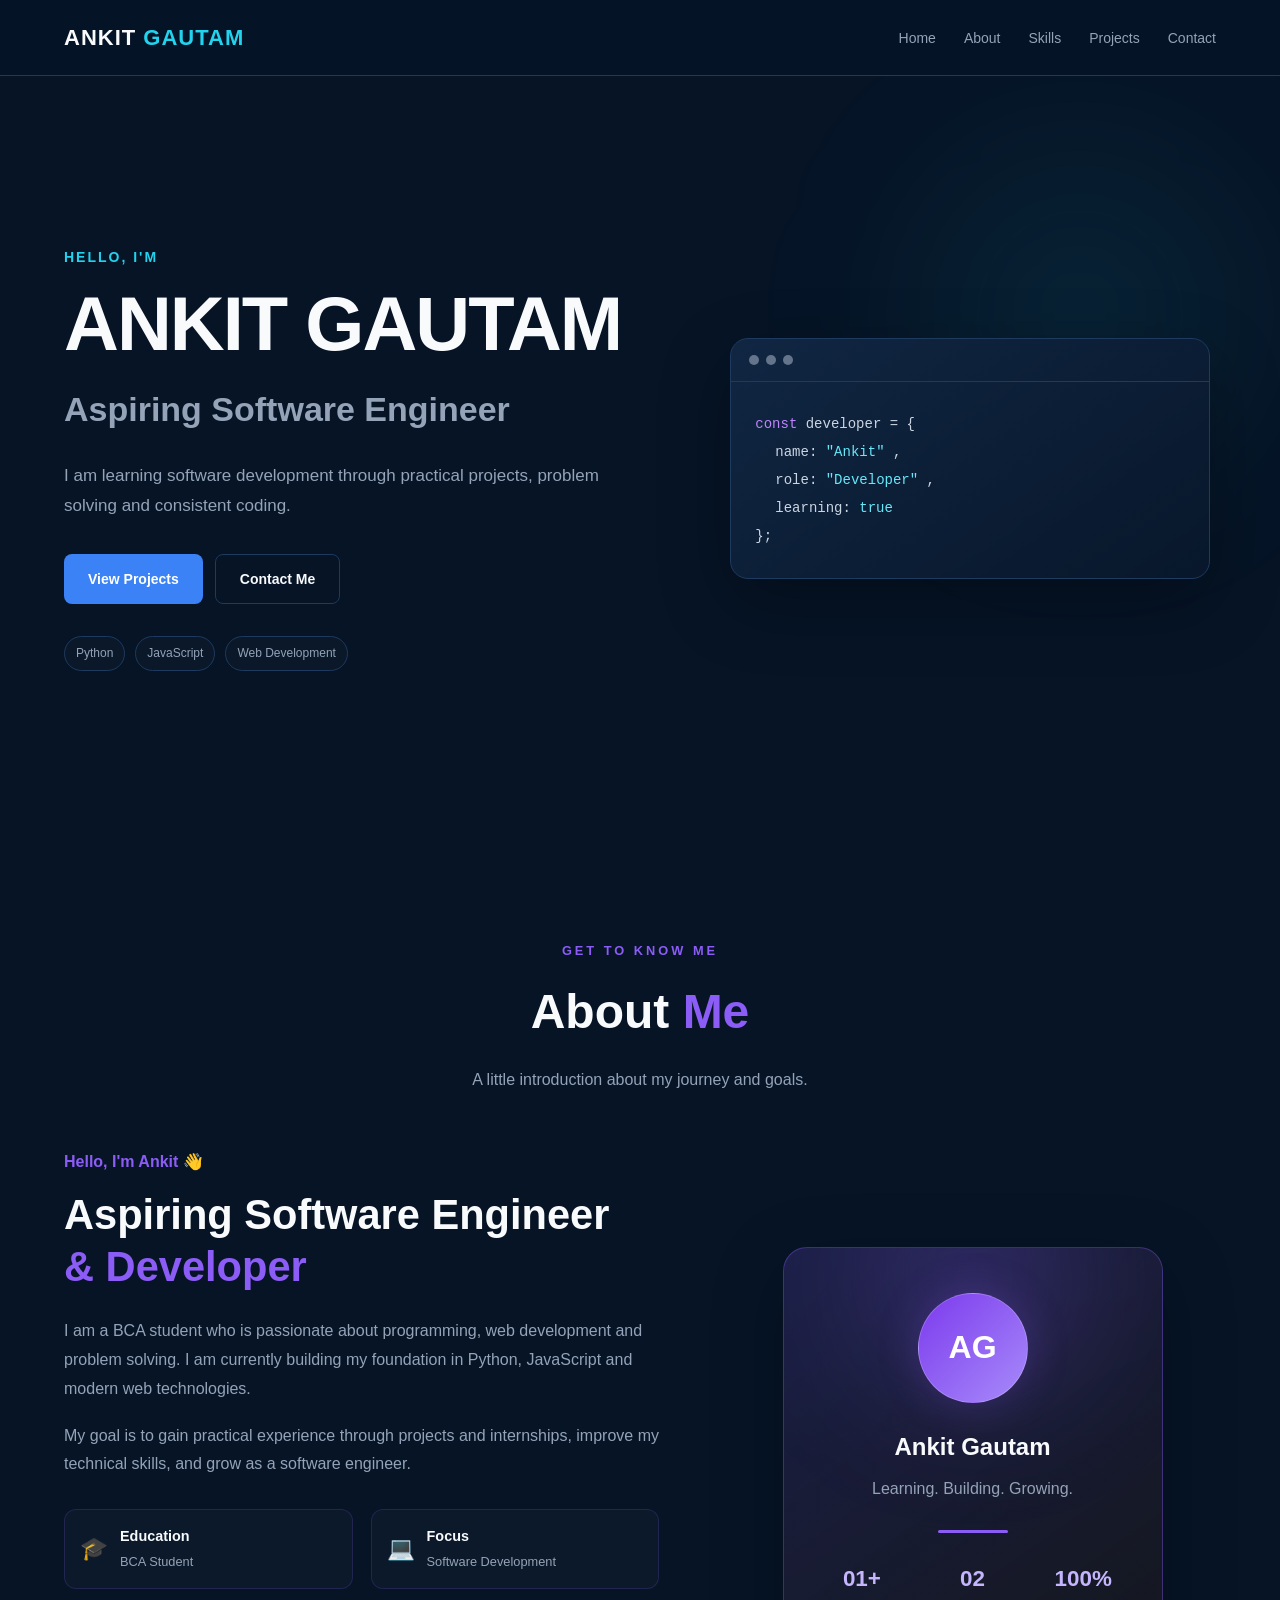
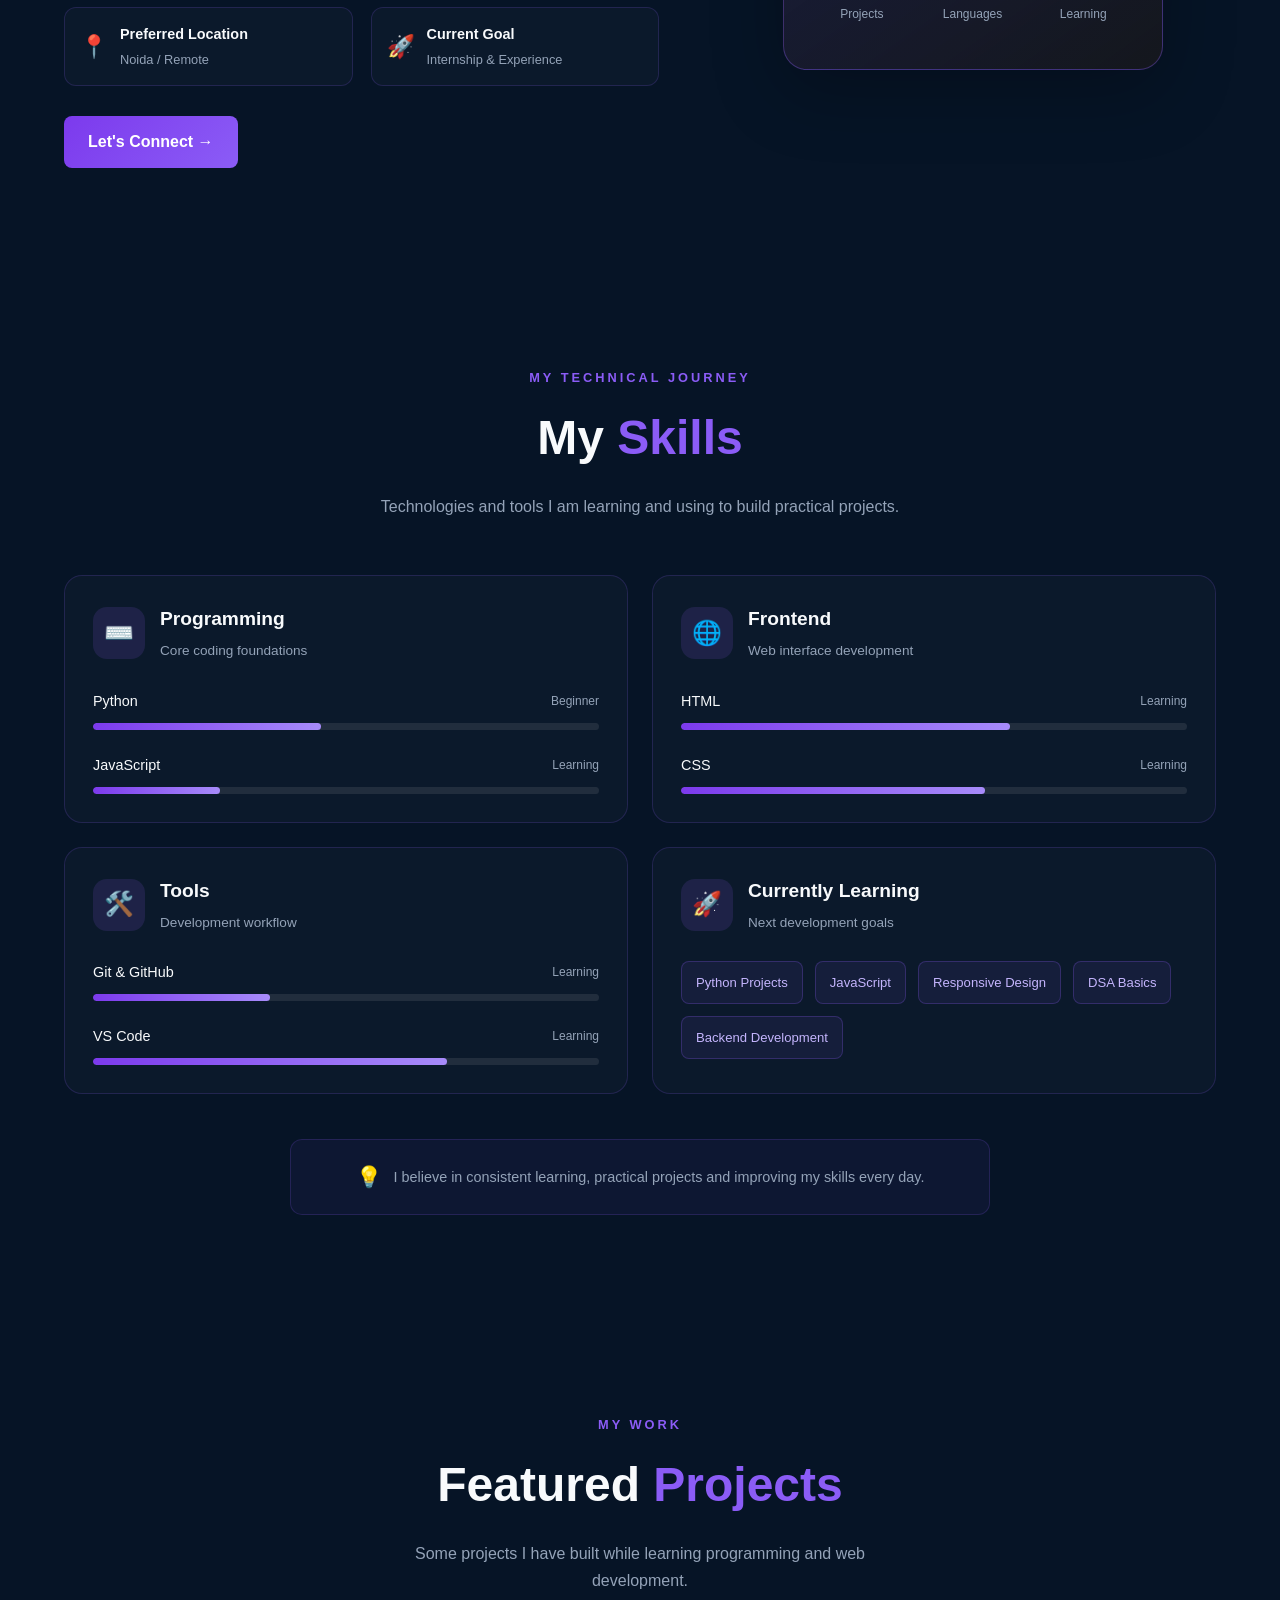
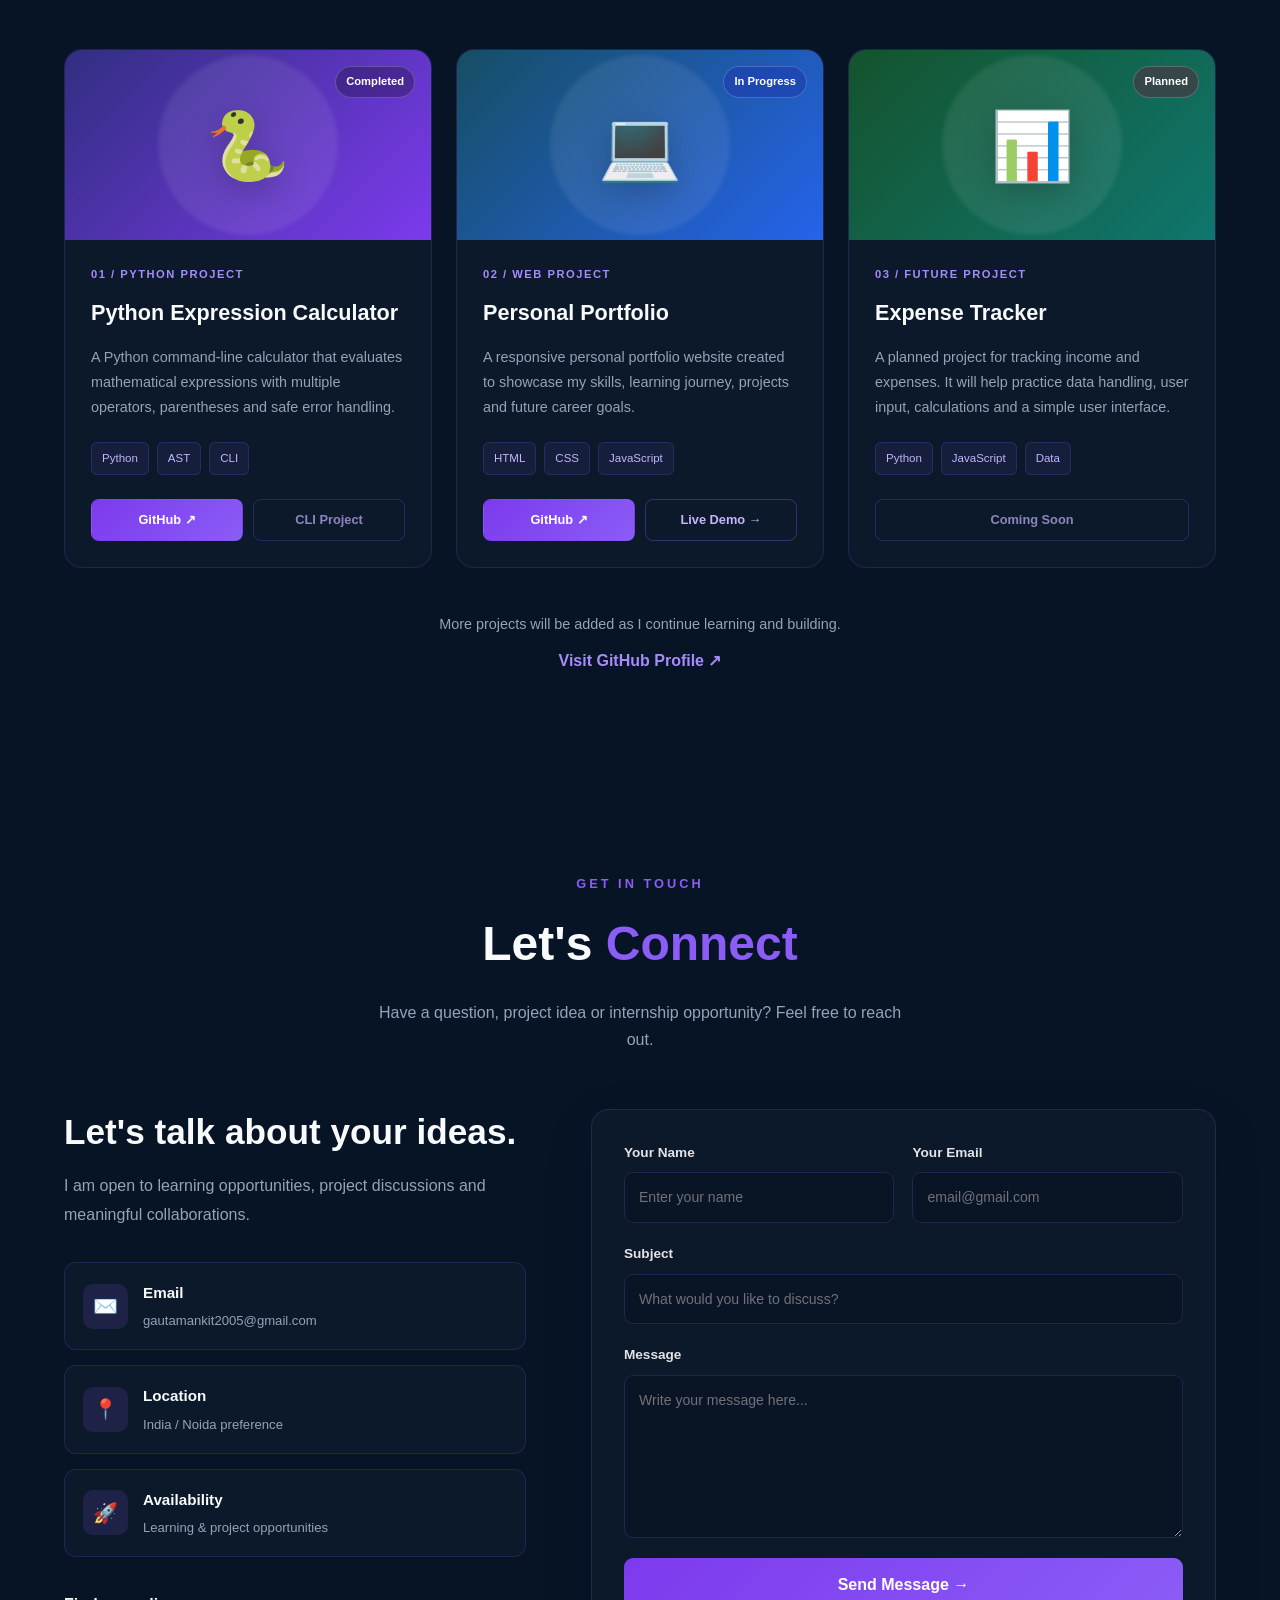
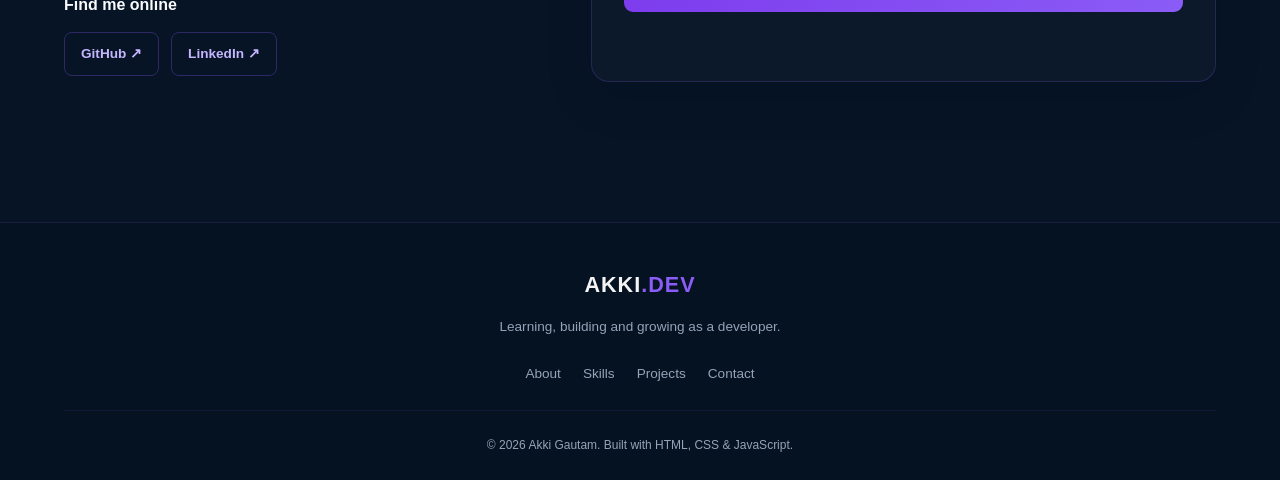
<file: PERSONAL_PORTFOLIO/index.html>
<!DOCTYPE html>
<html lang="en">

<head>
  <meta charset="UTF-8">
  <meta name="viewport" content="width=device-width, initial-scale=1.0">

  <meta
    name="description"
    content="Akki Gautam — aspiring software engineer portfolio showcasing projects, skills and learning journey."
  >

  <meta name="author" content="Akki Gautam">

  <title>Akki Gautam | Aspiring Software Engineer</title>

  <link rel="icon" type="image/svg+xml" href="assets/favicon.svg">
  <link rel="stylesheet" href="style.css">
</head>

<body>

  <!-- ================= HEADER ================= -->

  <header class="site-header">
    <nav class="navbar" aria-label="Primary navigation">

      <a href="#home" class="logo">
        ANKIT<span> GAUTAM</span>
      </a>

      <button
        class="menu-toggle"
        id="menu-toggle"
        type="button"
        aria-label="Open navigation menu"
        aria-expanded="false"
        aria-controls="nav-menu"
      >
        <span></span>
        <span></span>
        <span></span>
      </button>

      <ul class="nav-menu" id="nav-menu">
        <li><a href="#home">Home</a></li>
        <li><a href="#about">About</a></li>
        <li><a href="#skills">Skills</a></li>
        <li><a href="#projects">Projects</a></li>
        <li><a href="#contact">Contact</a></li>
      </ul>

    </nav>
  </header>


  <main>

    <!-- ================= HERO ================= -->

    <section id="home" class="hero-section">

      <div class="hero-content">

        <p class="hero-label">
          HELLO, I'M
        </p>

        <h1>
          ANKIT GAUTAM
        </h1>

        <h2>
          Aspiring Software Engineer
        </h2>

        <p class="hero-description">
          I am learning software development through practical projects,
          problem solving and consistent coding.
        </p>

        <div class="hero-actions">

          <a href="#projects" class="hero-btn primary-btn">
            View Projects
          </a>

          <a href="#contact" class="hero-btn secondary-btn">
            Contact Me
          </a>

        </div>

        <div class="hero-meta" aria-label="Primary skills">
          <span>Python</span>
          <span>JavaScript</span>
          <span>Web Development</span>
        </div>

      </div>


      <div class="hero-visual" aria-hidden="true">

        <div class="code-window">

          <div class="window-top">
            <span></span>
            <span></span>
            <span></span>
          </div>

          <div class="code-content">

            <p>
              <span class="code-keyword">const</span>
              developer = {
            </p>

            <p class="code-indent">
              name:
              <span class="code-string">
                "Ankit"
              </span>,
            </p>

            <p class="code-indent">
              role:
              <span class="code-string">
                "Developer"
              </span>,
            </p>

            <p class="code-indent">
              learning:
              <span class="code-string">
                true
              </span>
            </p>

            <p>
              };
            </p>

          </div>

        </div>

      </div>

    </section>


    <!-- ================= ABOUT ================= -->

    <section id="about" class="about-section reveal">

      <div class="section-heading">

        <p class="section-label">
          GET TO KNOW ME
        </p>

        <h2>
          About <span>Me</span>
        </h2>

        <p class="section-subtitle">
          A little introduction about my journey and goals.
        </p>

      </div>


      <div class="about-container">

        <div class="about-content">

          <p class="about-greeting">
            Hello, I'm Ankit 👋
          </p>

          <h3>
            Aspiring Software Engineer
            <span>&amp; Developer</span>
          </h3>

          <p>
            I am a BCA student who is passionate about programming,
            web development and problem solving. I am currently
            building my foundation in Python, JavaScript and
            modern web technologies.
          </p>

          <p>
            My goal is to gain practical experience through
            projects and internships, improve my technical skills,
            and grow as a software engineer.
          </p>


          <div class="about-details">

            <div class="detail-item">

              <span class="detail-icon">
                🎓
              </span>

              <div>
                <h4>Education</h4>
                <p>BCA Student</p>
              </div>

            </div>


            <div class="detail-item">

              <span class="detail-icon">
                💻
              </span>

              <div>
                <h4>Focus</h4>
                <p>Software Development</p>
              </div>

            </div>


            <div class="detail-item">

              <span class="detail-icon">
                📍
              </span>

              <div>
                <h4>Preferred Location</h4>
                <p>Noida / Remote</p>
              </div>

            </div>


            <div class="detail-item">

              <span class="detail-icon">
                🚀
              </span>

              <div>
                <h4>Current Goal</h4>
                <p>Internship &amp; Experience</p>
              </div>

            </div>

          </div>


          <a href="#contact" class="about-btn">
            Let's Connect →
          </a>

        </div>


        <div class="about-visual">

          <div class="about-card">

            <div class="about-card-glow"></div>

            <div class="profile-symbol">
              AG
            </div>

            <h3>
              Ankit Gautam
            </h3>

            <p>
              Learning. Building. Growing.
            </p>

            <div class="about-card-line"></div>


            <div class="about-stats">

              <div class="stat">
                <strong>01+</strong>
                <span>Projects</span>
              </div>

              <div class="stat">
                <strong>02</strong>
                <span>Languages</span>
              </div>

              <div class="stat">
                <strong>100%</strong>
                <span>Learning</span>
              </div>

            </div>

          </div>

        </div>

      </div>

    </section>


    <!-- ================= SKILLS ================= -->

    <section id="skills" class="skills-section reveal">

      <div class="section-heading">

        <p class="section-label">
          MY TECHNICAL JOURNEY
        </p>

        <h2>
          My <span>Skills</span>
        </h2>

        <p class="section-subtitle">
          Technologies and tools I am learning and using
          to build practical projects.
        </p>

      </div>


      <div class="skills-grid">

        <!-- Programming -->

        <div class="skill-category">

          <div class="skill-category-header">

            <div class="skill-category-icon">
              ⌨️
            </div>

            <div>
              <h3>Programming</h3>
              <p>Core coding foundations</p>
            </div>

          </div>


          <div class="skill-list">

            <div class="skill-item">

              <div class="skill-info">
                <span>Python</span>
                <span>Beginner</span>
              </div>

              <div class="skill-bar">
                <span style="--skill-level: 45%;"></span>
              </div>

            </div>


            <div class="skill-item">

              <div class="skill-info">
                <span>JavaScript</span>
                <span>Learning</span>
              </div>

              <div class="skill-bar">
                <span style="--skill-level: 25%;"></span>
              </div>

            </div>

          </div>

        </div>


        <!-- Frontend -->

        <div class="skill-category">

          <div class="skill-category-header">

            <div class="skill-category-icon">
              🌐
            </div>

            <div>
              <h3>Frontend</h3>
              <p>Web interface development</p>
            </div>

          </div>


          <div class="skill-list">

            <div class="skill-item">

              <div class="skill-info">
                <span>HTML</span>
                <span>Learning</span>
              </div>

              <div class="skill-bar">
                <span style="--skill-level: 65%;"></span>
              </div>

            </div>


            <div class="skill-item">

              <div class="skill-info">
                <span>CSS</span>
                <span>Learning</span>
              </div>

              <div class="skill-bar">
                <span style="--skill-level: 60%;"></span>
              </div>

            </div>

          </div>

        </div>


        <!-- Tools -->

        <div class="skill-category">

          <div class="skill-category-header">

            <div class="skill-category-icon">
              🛠️
            </div>

            <div>
              <h3>Tools</h3>
              <p>Development workflow</p>
            </div>

          </div>


          <div class="skill-list">

            <div class="skill-item">

              <div class="skill-info">
                <span>Git &amp; GitHub</span>
                <span>Learning</span>
              </div>

              <div class="skill-bar">
                <span style="--skill-level: 35%;"></span>
              </div>

            </div>


            <div class="skill-item">

              <div class="skill-info">
                <span>VS Code</span>
                <span>Learning</span>
              </div>

              <div class="skill-bar">
                <span style="--skill-level: 70%;"></span>
              </div>

            </div>

          </div>

        </div>


        <!-- Currently Learning -->

        <div class="skill-category">

          <div class="skill-category-header">

            <div class="skill-category-icon">
              🚀
            </div>

            <div>
              <h3>Currently Learning</h3>
              <p>Next development goals</p>
            </div>

          </div>


          <div class="learning-tags">

            <span>Python Projects</span>
            <span>JavaScript</span>
            <span>Responsive Design</span>
            <span>DSA Basics</span>
            <span>Backend Development</span>

          </div>

        </div>

      </div>


      <div class="skills-note">

        <span>💡</span>

        <p>
          I believe in consistent learning, practical projects
          and improving my skills every day.
        </p>

      </div>

    </section>


    <!-- ================= PROJECTS ================= -->

    <section id="projects" class="projects-section reveal">

      <div class="section-heading">

        <p class="section-label">
          MY WORK
        </p>

        <h2>
          Featured <span>Projects</span>
        </h2>

        <p class="section-subtitle">
          Some projects I have built while learning
          programming and web development.
        </p>

      </div>


      <div class="projects-grid">


        <!-- ================= PROJECT 01 ================= -->

        <article class="project-card">

          <div class="project-image project-image-python">

            <span class="project-image-icon">
              🐍
            </span>

            <span class="project-status">
              Completed
            </span>

          </div>


          <div class="project-content">

            <p class="project-number">
              01 / PYTHON PROJECT
            </p>

            <h3>
              Python Expression Calculator
            </h3>

            <p>
              A Python command-line calculator that evaluates
              mathematical expressions with multiple operators,
              parentheses and safe error handling.
            </p>


            <div class="tech-stack">

              <span>Python</span>
              <span>AST</span>
              <span>CLI</span>

            </div>


            <div class="project-actions">

              <a
                href="https://github.com/Ankit-Gautam-x07/python-expression-calculator"
                class="project-btn project-btn-primary"
                target="_blank"
                rel="noopener noreferrer"
                aria-label="Python Expression Calculator GitHub repository"
              >
                GitHub ↗
              </a>


              <span
                class="project-btn project-btn-secondary project-btn-disabled"
              >
                CLI Project
              </span>

            </div>

          </div>

        </article>


        <!-- ================= PROJECT 02 ================= -->

        <article class="project-card">

          <div class="project-image project-image-web">

            <span class="project-image-icon">
              💻
            </span>

            <span class="project-status project-status-progress">
              In Progress
            </span>

          </div>


          <div class="project-content">

            <p class="project-number">
              02 / WEB PROJECT
            </p>

            <h3>
              Personal Portfolio
            </h3>

            <p>
              A responsive personal portfolio website created
              to showcase my skills, learning journey,
              projects and future career goals.
            </p>


            <div class="tech-stack">

              <span>HTML</span>
              <span>CSS</span>
              <span>JavaScript</span>

            </div>


            <div class="project-actions">

              <a
                href="#"
                class="project-btn project-btn-primary"
                aria-label="Personal Portfolio GitHub repository"
              >
                GitHub ↗
              </a>


              <a
                href="#"
                class="project-btn project-btn-secondary"
              >
                Live Demo →
              </a>

            </div>

          </div>

        </article>


        <!-- ================= PROJECT 03 ================= -->

        <article class="project-card">

          <div class="project-image project-image-expense">

            <span class="project-image-icon">
              📊
            </span>

            <span class="project-status project-status-planned">
              Planned
            </span>

          </div>


          <div class="project-content">

            <p class="project-number">
              03 / FUTURE PROJECT
            </p>

            <h3>
              Expense Tracker
            </h3>

            <p>
              A planned project for tracking income and expenses.
              It will help practice data handling, user input,
              calculations and a simple user interface.
            </p>


            <div class="tech-stack">

              <span>Python</span>
              <span>JavaScript</span>
              <span>Data</span>

            </div>


            <div class="project-actions">

              <span
                class="project-btn project-btn-secondary project-btn-disabled"
              >
                Coming Soon
              </span>

            </div>

          </div>

        </article>

      </div>


      <div class="projects-footer">

        <p>
          More projects will be added as I continue learning
          and building.
        </p>

        <a
          href="https://github.com/ankit-gautam1"
          target="_blank"
          rel="noopener noreferrer"
        >
          Visit GitHub Profile ↗
        </a>

      </div>

    </section>


    <!-- ================= CONTACT ================= -->

    <section id="contact" class="contact-section reveal">

      <div class="section-heading">

        <p class="section-label">
          GET IN TOUCH
        </p>

        <h2>
          Let's <span>Connect</span>
        </h2>

        <p class="section-subtitle">
          Have a question, project idea or internship opportunity?
          Feel free to reach out.
        </p>

      </div>


      <div class="contact-container">


        <div class="contact-info">

          <div class="contact-intro">

            <h3>
              Let's talk about your ideas.
            </h3>

            <p>
              I am open to learning opportunities, project
              discussions and meaningful collaborations.
            </p>

          </div>


          <div class="contact-details">

            <a
              class="contact-detail"
              href="mailto:gautamankit2005@gmail.com"
            >

              <span class="contact-detail-icon">
                ✉️
              </span>

              <div>
                <h4>Email</h4>
                <p>gautamankit2005@gmail.com</p>
              </div>

            </a>


            <div class="contact-detail">

              <span class="contact-detail-icon">
                📍
              </span>

              <div>
                <h4>Location</h4>
                <p>India / Noida preference</p>
              </div>

            </div>


            <div class="contact-detail">

              <span class="contact-detail-icon">
                🚀
              </span>

              <div>
                <h4>Availability</h4>
                <p>Learning &amp; project opportunities</p>
              </div>

            </div>

          </div>


          <div class="social-links">

            <h4>
              Find me online
            </h4>

            <div class="social-links-list">

              <a
                href="https://github.com/ankit-gautam1"
                target="_blank"
                rel="noopener noreferrer"
                aria-label="GitHub Profile"
              >
                GitHub ↗
              </a>


              <a
                href="https://www.linkedin.com/in/ankit-gautam1"
                target="_blank"
                rel="noopener noreferrer"
                aria-label="LinkedIn Profile"
              >
                LinkedIn ↗
              </a>

            </div>

          </div>

        </div>


        <!-- CONTACT FORM -->

        <form
          id="contact-form"
          class="contact-form"
        >

          <div class="form-row">


            <div class="form-group">

              <label for="name">
                Your Name
              </label>

              <input
                type="text"
                id="name"
                name="name"
                placeholder="Enter your name"
                autocomplete="name"
                minlength="2"
                maxlength="80"
                required
              >

            </div>


            <div class="form-group">

              <label for="email">
                Your Email
              </label>

              <input
                type="email"
                id="email"
                name="email"
                placeholder="email@gmail.com"
                autocomplete="email"
                maxlength="120"
                required
              >

            </div>

          </div>


          <div class="form-group">

            <label for="subject">
              Subject
            </label>

            <input
              type="text"
              id="subject"
              name="subject"
              placeholder="What would you like to discuss?"
              minlength="3"
              maxlength="120"
              required
            >

          </div>


          <div class="form-group">

            <label for="message">
              Message
            </label>

            <textarea
              id="message"
              name="message"
              rows="6"
              placeholder="Write your message here..."
              minlength="10"
              maxlength="1000"
              required
            ></textarea>

          </div>


          <button
            type="submit"
            class="contact-submit"
          >
            Send Message →
          </button>


          <p
            id="form-status"
            class="form-status"
            role="status"
            aria-live="polite"
          ></p>

        </form>

      </div>

    </section>

  </main>


  <!-- ================= FOOTER ================= -->

  <footer class="footer">

    <div class="footer-content">

      <a href="#home" class="footer-logo">
        AKKI<span>.DEV</span>
      </a>

      <p>
        Learning, building and growing as a developer.
      </p>


      <div class="footer-links">

        <a href="#about">
          About
        </a>

        <a href="#skills">
          Skills
        </a>

        <a href="#projects">
          Projects
        </a>

        <a href="#contact">
          Contact
        </a>

      </div>


      <p class="footer-copyright">
        © 2026 Akki Gautam. Built with HTML, CSS &amp; JavaScript.
      </p>

    </div>

  </footer>


  <script src="script.js"></script>

</body>

</html>
</file>
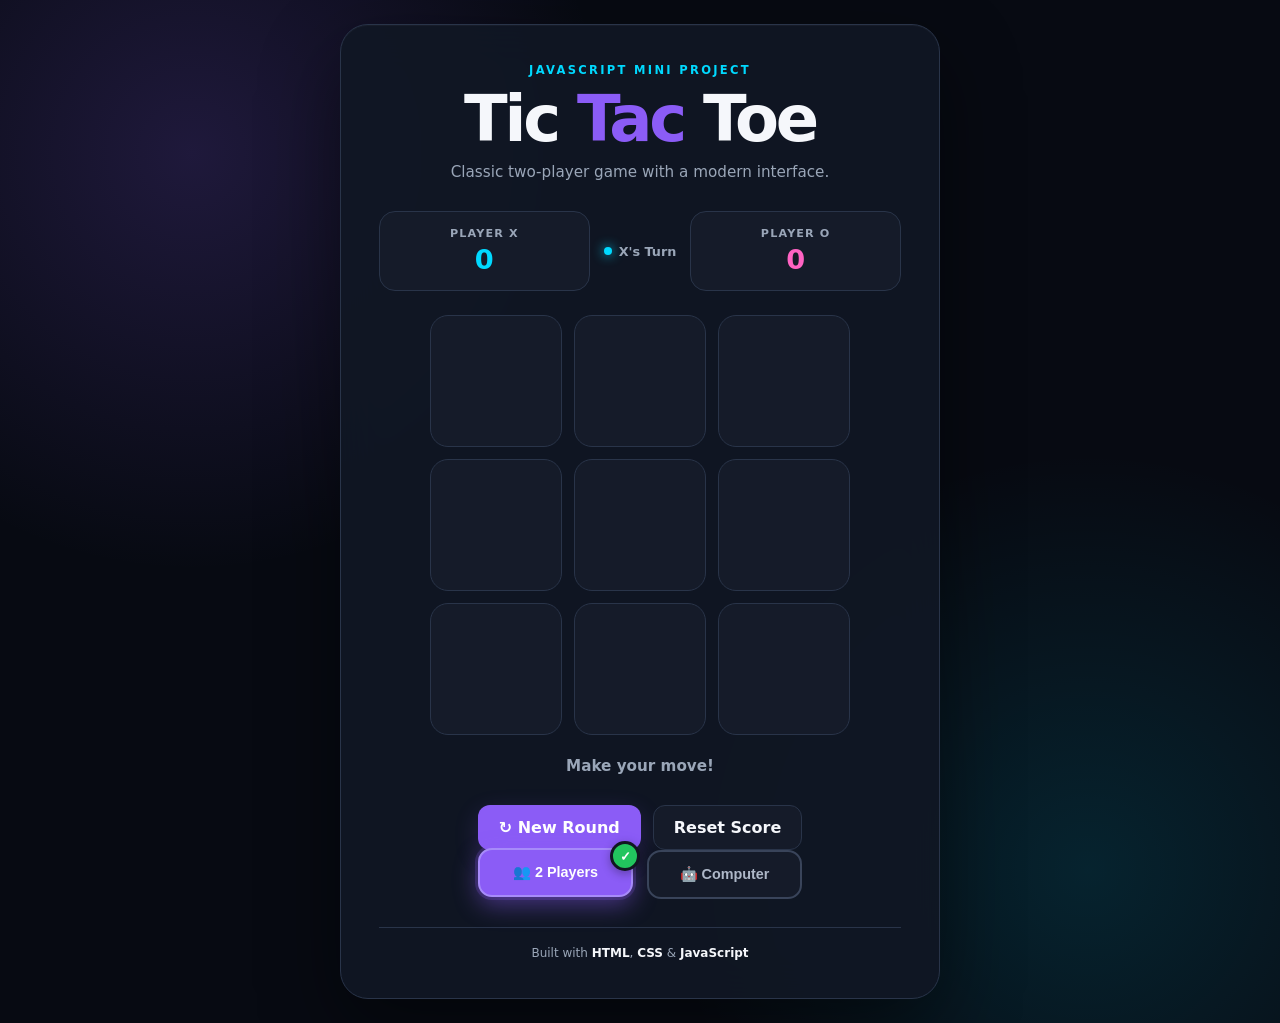
<file: tic tac toe/index.html>
<!DOCTYPE html>
<html lang="en">
<head>
    <meta charset="UTF-8">
    <meta name="viewport" content="width=device-width, initial-scale=1.0">

    <meta
        name="description"
        content="Modern responsive Tic Tac Toe game built with HTML, CSS and JavaScript."
    >

    <title>Tic Tac Toe | Akki</title>

    <link rel="stylesheet" href="style.css">
</head>

<body>

    <main class="game-wrapper">

        <section class="game-card">

            <!-- Header -->
            <header class="game-header">

                <p class="eyebrow">
                    JAVASCRIPT MINI PROJECT
                </p>

                <h1>
                    Tic <span>Tac</span> Toe
                </h1>

                <p class="subtitle">
                    Classic two-player game with a modern interface.
                </p>

            </header>


            <!-- Scoreboard -->
            <section class="scoreboard">

                <div class="score-box player-x">

                    <span class="player-label">
                        PLAYER X
                    </span>

                    <strong id="scoreX">
                        0
                    </strong>

                </div>


                <div class="turn-indicator">

                    <span class="turn-dot"></span>

                    <span id="turnText">
                        X's Turn
                    </span>

                </div>


                <div class="score-box player-o">

                    <span class="player-label">
                        PLAYER O
                    </span>

                    <strong id="scoreO">
                        0
                    </strong>

                </div>

            </section>


            <!-- Game Board -->
            <section
                class="game-board"
                id="gameBoard"
                aria-label="Tic Tac Toe board"
            >

                <button
                    class="cell"
                    data-index="0"
                    aria-label="Cell 1"
                ></button>

                <button
                    class="cell"
                    data-index="1"
                    aria-label="Cell 2"
                ></button>

                <button
                    class="cell"
                    data-index="2"
                    aria-label="Cell 3"
                ></button>

                <button
                    class="cell"
                    data-index="3"
                    aria-label="Cell 4"
                ></button>

                <button
                    class="cell"
                    data-index="4"
                    aria-label="Cell 5"
                ></button>

                <button
                    class="cell"
                    data-index="5"
                    aria-label="Cell 6"
                ></button>

                <button
                    class="cell"
                    data-index="6"
                    aria-label="Cell 7"
                ></button>

                <button
                    class="cell"
                    data-index="7"
                    aria-label="Cell 8"
                ></button>

                <button
                    class="cell"
                    data-index="8"
                    aria-label="Cell 9"
                ></button>

            </section>


            <!-- Result -->
            <p
                class="result-message"
                id="resultMessage"
                aria-live="polite"
            >
                Make your move!
            </p>


            <!-- Buttons -->
            <div class="game-actions">

                <button
                    class="btn btn-primary"
                    id="newRoundBtn"
                    type="button"
                >
                    ↻ New Round
                </button>

                <button
                    class="btn btn-secondary"
                    id="resetScoreBtn"
                    type="button"
                >
                    Reset Score
                </button>

            </div>


            <div class="mode-selector">
    <button id="playerModeBtn" class="mode-btn active">
        👥 2 Players
    </button>

    <button id="computerModeBtn" class="mode-btn">
        🤖 Computer
    </button>
</div>


            <!-- Footer -->
            <footer class="game-footer">

                <span>
                    Built with
                    <strong>HTML</strong>,
                    <strong>CSS</strong> &
                    <strong>JavaScript</strong>
                </span>

            </footer>

        </section>

    </main>


    <script src="script.js"></script>

</body>
</html>
</file>
<file: PERSONAL_PORTFOLIO/style.css>
/* =========================================
   AKKI PORTFOLIO
   CLEAN DARK MODERN CSS
   ========================================= */

/* ================= VARIABLES ================= */

:root {
  --bg-color: #061426;
  --card-color: #0b1e36;
  --primary-color: #3b82f6;
  --accent-color: #22d3ee;
  --text-color: #f8fafc;
  --muted-color: #94a3b8;
  --border-color: #1e3a5f;

  --purple: #8b5cf6;
  --purple-light: #a78bfa;
  --purple-dark: #7c3aed;
}

/* ================= RESET ================= */

* {
  margin: 0;
  padding: 0;
  box-sizing: border-box;
}

html {
  scroll-behavior: smooth;
}

body {
  min-height: 100vh;
  overflow-x: hidden;
  font-family: Arial, sans-serif;
  line-height: 1.6;
  color: var(--text-color);
  background: var(--bg-color);
}

a {
  color: inherit;
  text-decoration: none;
}

ul {
  list-style: none;
}

img {
  max-width: 100%;
  height: auto;
  display: block;
}

button,
input,
textarea {
  font: inherit;
}

::selection {
  color: white;
  background: var(--purple-dark);
}

section {
  scroll-margin-top: 90px;
}

/* ================= HEADER / NAVBAR ================= */

.site-header {
  position: sticky;
  top: 0;
  z-index: 1000;
  background: rgba(6, 20, 38, 0.95);
  border-bottom: 1px solid var(--border-color);
  backdrop-filter: blur(12px);
}

.navbar {
  max-width: 1200px;
  margin: 0 auto;
  padding: 20px 24px;

  display: flex;
  align-items: center;
  justify-content: space-between;
  gap: 24px;
}

.logo {
  color: var(--text-color);
  font-size: 22px;
  font-weight: 700;
  letter-spacing: 1px;
}

.logo span {
  color: var(--accent-color);
}

.nav-menu {
  display: flex;
  align-items: center;
  gap: 28px;
}

.nav-menu a {
  color: var(--muted-color);
  font-size: 14px;
  font-weight: 500;
  transition: color 0.3s ease;
}

.nav-menu a:hover {
  color: var(--accent-color);
}

.menu-toggle {
  display: none;
  width: 42px;
  height: 42px;
  padding: 8px;

  flex-direction: column;
  align-items: center;
  justify-content: center;
  gap: 5px;

  border: 1px solid var(--border-color);
  border-radius: 8px;
  background: transparent;
  cursor: pointer;
}

.menu-toggle span {
  display: block;
  width: 22px;
  height: 2px;
  border-radius: 999px;
  background: var(--text-color);

  transition:
    transform 0.3s ease,
    opacity 0.3s ease;
}

.menu-toggle.active span:nth-child(1) {
  transform: translateY(7px) rotate(45deg);
}

.menu-toggle.active span:nth-child(2) {
  opacity: 0;
}

.menu-toggle.active span:nth-child(3) {
  transform: translateY(-7px) rotate(-45deg);
}

/* ================= HERO ================= */

.hero-section {
  position: relative;
  isolation: isolate;

  max-width: 1200px;
  min-height: 85vh;
  margin: 0 auto;
  padding: 100px 24px;

  display: grid;
  grid-template-columns: minmax(0, 1.1fr) minmax(0, 0.9fr);
  align-items: center;
  gap: 60px;
}

.hero-section::before {
  content: "";
  position: absolute;
  z-index: -1;

  width: 320px;
  height: 320px;
  top: 10%;
  right: 0;

  border-radius: 50%;
  background: rgba(34, 211, 238, 0.08);
  filter: blur(90px);
  pointer-events: none;
}

.hero-content {
  max-width: 650px;
  animation: fadeUp 0.7s ease both;
}

.hero-label {
  margin-bottom: 16px;
  color: var(--accent-color);
  font-size: 14px;
  font-weight: 700;
  letter-spacing: 2px;
}

.hero-content h1 {
  margin-bottom: 18px;
  font-size: clamp(44px, 6vw, 76px);
  line-height: 1.05;
  letter-spacing: -2px;
}

.hero-content h2 {
  margin-bottom: 24px;
  color: var(--muted-color);
  font-size: clamp(22px, 3vw, 34px);
  font-weight: 600;
}

.hero-description {
  max-width: 560px;
  margin-bottom: 32px;
  color: var(--muted-color);
  font-size: 17px;
  line-height: 1.8;
}

.hero-actions {
  display: flex;
  flex-wrap: wrap;
  gap: 12px;
  margin-bottom: 32px;
}

.hero-btn {
  display: inline-flex;
  align-items: center;
  justify-content: center;

  padding: 13px 24px;
  border-radius: 8px;

  font-size: 14px;
  font-weight: 600;

  transition:
    transform 0.3s ease,
    background-color 0.3s ease,
    border-color 0.3s ease;
}

.hero-btn:hover {
  transform: translateY(-3px);
}

.primary-btn {
  color: white;
  background: var(--primary-color);
}

.primary-btn:hover {
  background: #2563eb;
}

.secondary-btn {
  color: var(--text-color);
  border: 1px solid var(--border-color);
}

.secondary-btn:hover {
  color: var(--accent-color);
  border-color: var(--accent-color);
}

.hero-meta {
  display: flex;
  flex-wrap: wrap;
  gap: 10px;
}

.hero-meta span {
  padding: 7px 11px;
  border: 1px solid var(--border-color);
  border-radius: 999px;
  color: var(--muted-color);
  font-size: 12px;
  background: rgba(255, 255, 255, 0.02);
}

.hero-visual {
  display: flex;
  align-items: center;
  justify-content: center;
  width: 100%;
  animation: fadeIn 0.9s ease 0.15s both;
}

.code-window {
  width: 100%;
  max-width: 480px;
  overflow: hidden;

  border: 1px solid var(--border-color);
  border-radius: 18px;

  background: linear-gradient(145deg, #102642, #08172b);
  box-shadow: 0 24px 70px rgba(0, 0, 0, 0.3);
}

.window-top {
  display: flex;
  align-items: center;
  gap: 7px;
  padding: 16px 18px;
  border-bottom: 1px solid var(--border-color);
}

.window-top span {
  width: 10px;
  height: 10px;
  border-radius: 50%;
  background: #64748b;
}

.code-content {
  padding: 28px 24px;
  color: #cbd5e1;
  font-family: "Courier New", monospace;
  font-size: 14px;
  line-height: 2;
}

.code-content p {
  margin: 0;
  overflow-wrap: anywhere;
}

.code-indent {
  padding-left: 20px;
}

.code-keyword {
  color: #c084fc;
}

.code-string {
  color: #67e8f9;
}

/* ================= COMMON SECTION HEADING ================= */

.section-heading {
  margin-bottom: 55px;
  text-align: center;
}

.section-label {
  margin-bottom: 12px;
  color: var(--purple);
  font-size: 0.8rem;
  font-weight: 700;
  letter-spacing: 3px;
}

.section-heading h2 {
  margin-bottom: 16px;
  font-size: clamp(2rem, 5vw, 3rem);
}

.section-heading h2 span {
  color: var(--purple);
}

.section-subtitle {
  max-width: 550px;
  margin: 0 auto;
  color: var(--muted-color);
  line-height: 1.7;
}

/* ================= ABOUT ================= */

.about-section {
  max-width: 1200px;
  margin: 0 auto;
  padding: 100px 24px;
}

.about-container {
  display: grid;
  grid-template-columns: 1.1fr 0.9fr;
  align-items: center;
  gap: 70px;
}

.about-content {
  min-width: 0;
}

.about-greeting {
  margin-bottom: 15px;
  color: var(--purple);
  font-size: 1rem;
  font-weight: 600;
}

.about-content h3 {
  margin-bottom: 24px;
  font-size: clamp(1.8rem, 4vw, 2.6rem);
  line-height: 1.25;
}

.about-content h3 span {
  display: block;
  color: var(--purple);
}

.about-content > p:not(.about-greeting) {
  margin-bottom: 18px;
  color: var(--muted-color);
  line-height: 1.8;
}

.about-details {
  display: grid;
  grid-template-columns: repeat(2, 1fr);
  gap: 18px;
  margin: 30px 0;
}

.detail-item {
  display: flex;
  align-items: center;
  gap: 12px;

  padding: 15px;

  border: 1px solid rgba(139, 92, 246, 0.18);
  border-radius: 12px;

  background: rgba(255, 255, 255, 0.025);

  transition:
    transform 0.3s ease,
    border-color 0.3s ease;
}

.detail-item:hover {
  transform: translateY(-4px);
  border-color: rgba(139, 92, 246, 0.7);
}

.detail-icon {
  font-size: 1.4rem;
}

.detail-item h4 {
  margin-bottom: 4px;
  font-size: 0.9rem;
}

.detail-item p {
  color: var(--muted-color);
  font-size: 0.8rem;
}

.about-btn {
  display: inline-block;

  padding: 13px 24px;
  border-radius: 8px;

  color: white;
  font-weight: 600;
  background: linear-gradient(135deg, var(--purple-dark), var(--purple));

  transition:
    transform 0.3s ease,
    box-shadow 0.3s ease;
}

.about-btn:hover {
  transform: translateY(-3px);
  box-shadow: 0 10px 30px rgba(139, 92, 246, 0.25);
}

.about-visual {
  display: flex;
  justify-content: center;
}

.about-card {
  position: relative;
  isolation: isolate;

  width: 100%;
  max-width: 380px;
  padding: 45px 28px;
  overflow: hidden;

  border: 1px solid rgba(139, 92, 246, 0.35);
  border-radius: 24px;

  text-align: center;

  background: linear-gradient(
    145deg,
    rgba(139, 92, 246, 0.16),
    rgba(24, 24, 27, 0.8)
  );

  box-shadow: 0 20px 70px rgba(0, 0, 0, 0.25);
}

.about-card-glow {
  position: absolute;
  z-index: -1;
  top: -80px;
  left: 50%;

  width: 220px;
  height: 220px;

  transform: translateX(-50%);
  border-radius: 50%;

  background: rgba(139, 92, 246, 0.22);
  filter: blur(70px);
}

.profile-symbol {
  display: grid;
  place-items: center;

  width: 110px;
  height: 110px;
  margin: 0 auto 25px;

  border: 1px solid rgba(255, 255, 255, 0.2);
  border-radius: 50%;

  color: white;
  font-size: 2rem;
  font-weight: 800;

  background: linear-gradient(135deg, var(--purple-dark), var(--purple-light));
  box-shadow: 0 0 40px rgba(139, 92, 246, 0.25);
}

.about-card h3 {
  margin-bottom: 10px;
  font-size: 1.5rem;
}

.about-card > p {
  color: var(--muted-color);
}

.about-card-line {
  width: 70px;
  height: 3px;
  margin: 28px auto;
  border-radius: 10px;
  background: var(--purple);
}

.about-stats {
  display: grid;
  grid-template-columns: repeat(3, 1fr);
  gap: 10px;
}

.stat {
  display: flex;
  flex-direction: column;
  gap: 8px;
}

.stat strong {
  color: #c4b5fd;
  font-size: 1.4rem;
}

.stat span {
  color: var(--muted-color);
  font-size: 0.75rem;
}

/* ================= SKILLS ================= */

.skills-section {
  max-width: 1200px;
  margin: 0 auto;
  padding: 100px 24px;
}

.skills-grid {
  display: grid;
  grid-template-columns: repeat(2, 1fr);
  gap: 24px;
}

.skill-category {
  padding: 28px;

  border: 1px solid rgba(139, 92, 246, 0.18);
  border-radius: 18px;

  background: rgba(255, 255, 255, 0.025);

  transition:
    transform 0.3s ease,
    border-color 0.3s ease,
    box-shadow 0.3s ease;
}

.skill-category:hover {
  transform: translateY(-6px);
  border-color: rgba(139, 92, 246, 0.6);
  box-shadow: 0 15px 40px rgba(0, 0, 0, 0.18);
}

.skill-category-header {
  display: flex;
  align-items: center;
  gap: 15px;
  margin-bottom: 28px;
}

.skill-category-icon {
  display: grid;
  place-items: center;

  width: 52px;
  height: 52px;
  flex-shrink: 0;

  border-radius: 14px;
  font-size: 1.5rem;
  background: rgba(139, 92, 246, 0.14);
}

.skill-category-header h3 {
  margin-bottom: 5px;
  font-size: 1.2rem;
}

.skill-category-header p {
  color: var(--muted-color);
  font-size: 0.85rem;
}

.skill-list {
  display: flex;
  flex-direction: column;
  gap: 24px;
}

.skill-item {
  display: flex;
  flex-direction: column;
  gap: 10px;
}

.skill-info {
  display: flex;
  align-items: center;
  justify-content: space-between;
  gap: 15px;
  font-size: 0.9rem;
}

.skill-info span:last-child {
  color: var(--muted-color);
  font-size: 0.75rem;
}

.skill-bar {
  width: 100%;
  height: 7px;
  overflow: hidden;
  border-radius: 20px;
  background: rgba(255, 255, 255, 0.09);
}

.skill-bar span {
  display: block;
  width: var(--skill-level);
  height: 100%;
  border-radius: inherit;

  background: linear-gradient(90deg, var(--purple-dark), var(--purple-light));

  animation: skillFill 1.2s ease forwards;
  transform-origin: left;
}

.learning-tags {
  display: flex;
  flex-wrap: wrap;
  gap: 12px;
}

.learning-tags span {
  padding: 10px 14px;

  border: 1px solid rgba(139, 92, 246, 0.25);
  border-radius: 8px;

  color: #c4b5fd;
  font-size: 0.82rem;
  background: rgba(139, 92, 246, 0.08);

  transition:
    background 0.3s ease,
    transform 0.3s ease;
}

.learning-tags span:hover {
  transform: translateY(-3px);
  background: rgba(139, 92, 246, 0.18);
}

.skills-note {
  display: flex;
  align-items: center;
  justify-content: center;
  gap: 12px;

  max-width: 700px;
  margin: 45px auto 0;
  padding: 20px;

  border: 1px solid rgba(139, 92, 246, 0.18);
  border-radius: 12px;

  background: rgba(139, 92, 246, 0.06);
}

.skills-note span {
  font-size: 1.3rem;
}

.skills-note p {
  color: var(--muted-color);
  font-size: 0.9rem;
  line-height: 1.6;
}

/* ================= PROJECTS ================= */

.projects-section {
  max-width: 1200px;
  margin: 0 auto;
  padding: 100px 24px;
}

.projects-grid {
  display: grid;
  grid-template-columns: repeat(3, minmax(0, 1fr));
  gap: 24px;
}

.project-card {
  display: flex;
  flex-direction: column;
  overflow: hidden;

  border: 1px solid rgba(139, 92, 246, 0.18);
  border-radius: 18px;

  background: rgba(255, 255, 255, 0.025);

  transition:
    transform 0.3s ease,
    border-color 0.3s ease,
    box-shadow 0.3s ease;
}

.project-card:hover {
  transform: translateY(-8px);
  border-color: rgba(139, 92, 246, 0.65);
  box-shadow: 0 18px 45px rgba(0, 0, 0, 0.2);
}

.project-image {
  position: relative;

  display: grid;
  place-items: center;

  min-height: 190px;
  overflow: hidden;
}

.project-image::before {
  content: "";

  position: absolute;

  width: 180px;
  height: 180px;

  border-radius: 50%;
  background: rgba(255, 255, 255, 0.08);
  filter: blur(2px);
}

.project-image-python {
  background: linear-gradient(135deg, #312e81, #7c3aed);
}

.project-image-web {
  background: linear-gradient(135deg, #164e63, #2563eb);
}

.project-image-expense {
  background: linear-gradient(135deg, #14532d, #0f766e);
}

.project-image-icon {
  position: relative;
  z-index: 1;

  font-size: 4.2rem;
  filter: drop-shadow(0 8px 15px rgba(0, 0, 0, 0.2));
}

.project-status {
  position: absolute;
  top: 16px;
  right: 16px;
  z-index: 2;

  padding: 6px 10px;

  border: 1px solid rgba(255, 255, 255, 0.2);
  border-radius: 20px;

  color: white;
  font-size: 0.7rem;
  font-weight: 600;

  background: rgba(0, 0, 0, 0.25);
  backdrop-filter: blur(8px);
}

.project-status-progress {
  background: rgba(30, 64, 175, 0.7);
}

.project-status-planned {
  background: rgba(63, 63, 70, 0.8);
}

.project-content {
  display: flex;
  flex: 1;
  flex-direction: column;
  padding: 26px;
}

.project-number {
  margin-bottom: 12px;
  color: var(--purple-light);
  font-size: 0.7rem;
  font-weight: 700;
  letter-spacing: 1.5px;
}

.project-content h3 {
  margin-bottom: 14px;
  font-size: 1.35rem;
}

.project-content > p:not(.project-number) {
  flex: 1;
  margin-bottom: 22px;
  color: var(--muted-color);
  font-size: 0.9rem;
  line-height: 1.75;
}

.tech-stack {
  display: flex;
  flex-wrap: wrap;
  gap: 8px;
  margin-bottom: 24px;
}

.tech-stack span {
  padding: 6px 10px;

  border: 1px solid rgba(139, 92, 246, 0.2);
  border-radius: 6px;

  color: #c4b5fd;
  font-size: 0.72rem;
  background: rgba(139, 92, 246, 0.08);
}

.project-actions {
  display: flex;
  flex-wrap: wrap;
  gap: 10px;
  margin-top: auto;
}

.project-btn {
  display: inline-flex;
  flex: 1;
  min-width: 100px;
  align-items: center;
  justify-content: center;

  padding: 10px 12px;

  border: 1px solid transparent;
  border-radius: 8px;

  font-size: 0.8rem;
  font-weight: 600;
  text-align: center;

  transition:
    transform 0.3s ease,
    background 0.3s ease,
    border-color 0.3s ease;
}

.project-btn:hover {
  transform: translateY(-2px);
}

.project-btn-primary {
  color: white;
  background: linear-gradient(135deg, var(--purple-dark), var(--purple));
}

.project-btn-secondary {
  border-color: rgba(139, 92, 246, 0.35);
  color: #c4b5fd;
  background: transparent;
}

.project-btn-secondary:hover {
  background: rgba(139, 92, 246, 0.12);
}

.project-btn-disabled {
  cursor: default;
  opacity: 0.7;
}

.project-btn-disabled:hover {
  transform: none;
}

.projects-footer {
  margin-top: 45px;
  text-align: center;
}

.projects-footer p {
  margin-bottom: 12px;
  color: var(--muted-color);
  font-size: 0.9rem;
}

.projects-footer a {
  color: var(--purple-light);
  font-weight: 600;
}

.projects-footer a:hover {
  text-decoration: underline;
}

/* ================= CONTACT ================= */

.contact-section {
  max-width: 1200px;
  margin: 0 auto;
  padding: 100px 24px;
}

.contact-container {
  display: grid;
  grid-template-columns: 0.85fr 1.15fr;
  align-items: start;
  gap: 65px;
}

.contact-intro h3 {
  margin-bottom: 18px;
  font-size: clamp(1.6rem, 3vw, 2.2rem);
  line-height: 1.3;
}

.contact-intro p {
  color: var(--muted-color);
  line-height: 1.8;
}

.contact-details {
  display: flex;
  flex-direction: column;
  gap: 15px;
  margin-top: 32px;
}

.contact-detail {
  display: flex;
  align-items: center;
  gap: 15px;

  padding: 18px;

  border: 1px solid rgba(139, 92, 246, 0.18);
  border-radius: 12px;

  background: rgba(255, 255, 255, 0.025);

  transition:
    transform 0.3s ease,
    border-color 0.3s ease,
    background 0.3s ease;
}

.contact-detail:hover {
  transform: translateX(5px);
  border-color: rgba(139, 92, 246, 0.6);
  background: rgba(139, 92, 246, 0.06);
}

.contact-detail-icon {
  display: grid;
  place-items: center;

  width: 45px;
  height: 45px;
  flex-shrink: 0;

  border-radius: 10px;
  font-size: 1.25rem;

  background: rgba(139, 92, 246, 0.14);
}

.contact-detail h4 {
  margin-bottom: 5px;
  font-size: 0.95rem;
}

.contact-detail p {
  color: var(--muted-color);
  font-size: 0.82rem;
  overflow-wrap: anywhere;
}

.social-links {
  margin-top: 35px;
}

.social-links > h4 {
  margin-bottom: 15px;
  font-size: 1rem;
}

.social-links-list {
  display: flex;
  flex-wrap: wrap;
  gap: 12px;
}

.social-links-list a {
  padding: 10px 16px;

  border: 1px solid rgba(139, 92, 246, 0.3);
  border-radius: 8px;

  color: #c4b5fd;
  font-size: 0.85rem;
  font-weight: 600;

  transition:
    transform 0.3s ease,
    background 0.3s ease;
}

.social-links-list a:hover {
  transform: translateY(-3px);
  background: rgba(139, 92, 246, 0.12);
}

.contact-form {
  padding: 32px;

  border: 1px solid rgba(139, 92, 246, 0.2);
  border-radius: 18px;

  background: rgba(255, 255, 255, 0.025);
  box-shadow: 0 15px 50px rgba(0, 0, 0, 0.12);
}

.form-row {
  display: grid;
  grid-template-columns: repeat(2, 1fr);
  gap: 18px;
}

.form-group {
  display: flex;
  flex-direction: column;
  gap: 9px;
  margin-bottom: 20px;
}

.form-group label {
  color: #e4e4e7;
  font-size: 0.85rem;
  font-weight: 600;
}

.form-group input,
.form-group textarea {
  width: 100%;
  padding: 13px 14px;

  border: 1px solid rgba(139, 92, 246, 0.2);
  border-radius: 9px;
  outline: none;

  color: #f4f4f5;
  font: inherit;
  font-size: 0.88rem;

  background: rgba(0, 0, 0, 0.15);

  transition:
    border-color 0.3s ease,
    box-shadow 0.3s ease;
}

.form-group textarea {
  min-height: 140px;
  resize: vertical;
}

.form-group input::placeholder,
.form-group textarea::placeholder {
  color: #71717a;
}

.form-group input:focus,
.form-group textarea:focus {
  border-color: var(--purple);
  box-shadow: 0 0 0 3px rgba(139, 92, 246, 0.13);
}

.form-group input:invalid:not(:placeholder-shown),
.form-group textarea:invalid:not(:placeholder-shown) {
  border-color: #f87171;
}

.contact-submit {
  width: 100%;
  padding: 14px 20px;

  border: none;
  border-radius: 9px;

  color: white;
  cursor: pointer;
  font: inherit;
  font-weight: 600;

  background: linear-gradient(135deg, var(--purple-dark), var(--purple));

  transition:
    transform 0.3s ease,
    box-shadow 0.3s ease;
}

.contact-submit:hover {
  transform: translateY(-3px);
  box-shadow: 0 10px 25px rgba(139, 92, 246, 0.25);
}

.form-status {
  min-height: 22px;
  margin-top: 15px;
  color: var(--muted-color);
  font-size: 0.85rem;
  line-height: 1.5;
}

/* ================= FOOTER ================= */

.footer {
  margin-top: 40px;
  border-top: 1px solid rgba(139, 92, 246, 0.15);
  background: rgba(0, 0, 0, 0.12);
}

.footer-content {
  max-width: 1200px;
  margin: 0 auto;
  padding: 45px 24px 25px;
  text-align: center;
}

.footer-logo {
  display: inline-block;
  margin-bottom: 14px;

  color: #f4f4f5;
  font-size: 1.35rem;
  font-weight: 800;
  letter-spacing: 1px;
}

.footer-logo span {
  color: var(--purple);
}

.footer-content > p {
  color: var(--muted-color);
  font-size: 0.85rem;
  line-height: 1.6;
}

.footer-links {
  display: flex;
  justify-content: center;
  flex-wrap: wrap;
  gap: 22px;
  margin: 25px 0;
}

.footer-links a {
  color: var(--muted-color);
  font-size: 0.85rem;
  transition: color 0.3s ease;
}

.footer-links a:hover {
  color: var(--purple-light);
}

.footer-copyright {
  padding-top: 25px;
  border-top: 1px solid rgba(139, 92, 246, 0.1);
  font-size: 0.75rem !important;
}

/* ================= SCROLL REVEAL ================= */

.reveal {
  opacity: 0;
  transform: translateY(30px);
  transition:
    opacity 0.7s ease,
    transform 0.7s ease;
}

.reveal.active {
  opacity: 1;
  transform: translateY(0);
}

/* ================= FOCUS ================= */

a:focus-visible,
button:focus-visible,
input:focus-visible,
textarea:focus-visible {
  outline: 2px solid var(--purple-light);
  outline-offset: 4px;
}

/* ================= ANIMATIONS ================= */

@keyframes fadeUp {
  from {
    opacity: 0;
    transform: translateY(20px);
  }

  to {
    opacity: 1;
    transform: translateY(0);
  }
}

@keyframes fadeIn {
  from {
    opacity: 0;
  }

  to {
    opacity: 1;
  }
}

@keyframes skillFill {
  from {
    transform: scaleX(0);
  }

  to {
    transform: scaleX(1);
  }
}

/* ================= RESPONSIVE ================= */

@media (max-width: 1024px) {
  .hero-section {
    gap: 40px;
    padding-top: 80px;
    padding-bottom: 80px;
  }

  .projects-grid {
    grid-template-columns: repeat(2, minmax(0, 1fr));
  }
}

@media (max-width: 900px) {
  .about-container {
    grid-template-columns: 1fr;
    gap: 50px;
  }

  .about-content {
    max-width: 700px;
    margin: 0 auto;
  }

  .about-visual {
    width: 100%;
    max-width: 500px;
    margin: 0 auto;
  }

  .contact-container {
    grid-template-columns: 1fr;
    gap: 45px;
  }
}

@media (max-width: 768px) {
  .navbar {
    padding: 16px 20px;
  }

  .menu-toggle {
    display: flex;
  }

  .nav-menu {
    position: absolute;
    top: 100%;
    left: 0;
    right: 0;

    display: flex;
    flex-direction: column;
    align-items: stretch;
    gap: 0;

    padding: 8px 20px 16px;

    border-bottom: 1px solid var(--border-color);

    background: rgba(6, 20, 38, 0.98);

    opacity: 0;
    visibility: hidden;
    transform: translateY(-10px);

    transition:
      opacity 0.25s ease,
      visibility 0.25s ease,
      transform 0.25s ease;
  }

  .nav-menu.active {
    opacity: 1;
    visibility: visible;
    transform: translateY(0);
  }

  .nav-menu li {
    width: 100%;
  }

  .nav-menu a {
    display: block;
    padding: 13px 4px;
  }

  .hero-section {
    grid-template-columns: 1fr;
    min-height: auto;
    gap: 48px;
    padding: 72px 20px;
  }

  .hero-content {
    max-width: 100%;
  }

  .hero-content h1 {
    font-size: clamp(40px, 12vw, 60px);
    letter-spacing: -1px;
  }

  .hero-content h2 {
    font-size: 24px;
  }

  .hero-description {
    font-size: 15px;
  }

  .hero-visual {
    width: 100%;
  }

  .code-window {
    max-width: 100%;
  }

  .code-content {
    padding: 22px 18px;
    font-size: 12px;
  }

  .skills-section,
  .projects-section,
  .contact-section {
    padding: 70px 18px;
  }

  .skills-grid {
    grid-template-columns: 1fr;
  }

  .projects-grid {
    grid-template-columns: 1fr;
  }

  .contact-form {
    max-width: 700px;
    padding: 24px 20px;
  }
}

@media (max-width: 600px) {
  .form-row {
    grid-template-columns: 1fr;
    gap: 0;
  }

  .about-details {
    grid-template-columns: 1fr;
  }

  .about-card {
    padding: 35px 20px;
  }

  .skills-note {
    align-items: flex-start;
  }

  .project-content {
    padding: 24px 20px;
  }
}

@media (max-width: 500px) {
  .about-section {
    padding: 70px 18px;
  }
}

/* ================= REDUCED MOTION ================= */

@media (prefers-reduced-motion: reduce) {
  html {
    scroll-behavior: auto;
  }

  *,
  *::before,
  *::after {
    animation-duration: 0.01ms !important;
    animation-iteration-count: 1 !important;
    transition-duration: 0.01ms !important;
  }

  .reveal {
    opacity: 1;
    transform: none;
  }
}
</file>
<file: tic tac toe/style.css>
/* =========================================
   RESET
========================================= */

* {
    margin: 0;
    padding: 0;
    box-sizing: border-box;
}


/* =========================================
   VARIABLES
========================================= */

:root {
    --bg-primary: #070a12;
    --bg-secondary: #0e1320;

    --card-bg: rgba(17, 23, 36, 0.92);

    --cell-bg: #151b29;
    --cell-hover: #1c2435;

    --border: #293449;

    --text-primary: #f5f7fb;
    --text-secondary: #9aa6b8;

    --cyan: #00d9ff;
    --purple: #8b5cf6;

    --pink: #ff63c3;

    --success: #22c55e;
}


/* =========================================
   BODY
========================================= */

body {
    min-height: 100vh;

    display: flex;
    justify-content: center;
    align-items: center;

    padding: 24px;

    font-family:
        Inter,
        system-ui,
        -apple-system,
        BlinkMacSystemFont,
        "Segoe UI",
        sans-serif;

    color: var(--text-primary);

    background:
        radial-gradient(
            circle at 15% 15%,
            rgba(139, 92, 246, 0.18),
            transparent 30%
        ),

        radial-gradient(
            circle at 85% 85%,
            rgba(0, 217, 255, 0.12),
            transparent 30%
        ),

        var(--bg-primary);
}


/* =========================================
   GAME WRAPPER
========================================= */

.game-wrapper {
    width: 100%;
    max-width: 600px;
}


/* =========================================
   GAME CARD
========================================= */

.game-card {
    padding: 38px;

    background: var(--card-bg);

    border: 1px solid var(--border);

    border-radius: 28px;

    box-shadow:
        0 30px 80px rgba(0, 0, 0, 0.45),
        inset 0 1px 0 rgba(255, 255, 255, 0.03);

    backdrop-filter: blur(20px);
}


/* =========================================
   HEADER
========================================= */

.game-header {
    text-align: center;

    margin-bottom: 30px;
}

.eyebrow {
    margin-bottom: 10px;

    color: var(--cyan);

    font-size: 0.72rem;

    font-weight: 800;

    letter-spacing: 0.2em;
}

.game-header h1 {
    font-size: clamp(2.5rem, 8vw, 4rem);

    line-height: 1;

    letter-spacing: -0.05em;
}

.game-header h1 span {
    color: var(--purple);
}

.subtitle {
    margin-top: 12px;

    color: var(--text-secondary);

    font-size: 0.95rem;
}


/* =========================================
   SCOREBOARD
========================================= */

.scoreboard {
    display: grid;

    grid-template-columns: 1fr auto 1fr;

    align-items: center;

    gap: 14px;

    margin-bottom: 24px;
}

.score-box {
    padding: 15px;

    text-align: center;

    background: var(--cell-bg);

    border: 1px solid var(--border);

    border-radius: 16px;

    transition: 0.2s ease;
}

.score-box:hover {
    transform: translateY(-2px);
}

.player-label {
    display: block;

    color: var(--text-secondary);

    font-size: 0.7rem;

    font-weight: 800;

    letter-spacing: 0.1em;
}

.score-box strong {
    display: block;

    margin-top: 4px;

    font-size: 1.7rem;
}

.player-x strong {
    color: var(--cyan);
}

.player-o strong {
    color: var(--pink);
}


/* =========================================
   TURN INDICATOR
========================================= */

.turn-indicator {
    display: flex;

    align-items: center;

    gap: 7px;

    color: var(--text-secondary);

    font-size: 0.8rem;

    font-weight: 800;

    white-space: nowrap;
}

.turn-dot {
    width: 8px;
    height: 8px;

    border-radius: 50%;

    background: var(--cyan);

    box-shadow:
        0 0 12px var(--cyan);

    animation: pulse 1.5s infinite;
}


/* =========================================
   GAME BOARD
========================================= */

.game-board {
    width: min(100%, 420px);

    margin: 0 auto;

    display: grid;

    grid-template-columns: repeat(3, 1fr);

    gap: 12px;
}


/* =========================================
   CELLS
========================================= */

.cell {
    aspect-ratio: 1;

    border: 1px solid var(--border);

    border-radius: 18px;

    background: var(--cell-bg);

    color: var(--text-primary);

    font-size: clamp(2.8rem, 13vw, 5rem);

    font-weight: 900;

    cursor: pointer;

    transition:
        transform 0.18s ease,
        background 0.18s ease,
        border-color 0.18s ease,
        box-shadow 0.18s ease;
}

.cell:hover:not(:disabled) {
    transform: translateY(-3px);

    background: var(--cell-hover);

    border-color: var(--purple);

    box-shadow:
        0 8px 25px rgba(139, 92, 246, 0.15);
}

.cell:active:not(:disabled) {
    transform: scale(0.96);
}

.cell:disabled {
    cursor: not-allowed;
}


/* =========================================
   PLAYER COLORS
========================================= */

.cell.x {
    color: var(--cyan);

    text-shadow:
        0 0 20px rgba(0, 217, 255, 0.35);

    animation: markAppear 0.2s ease;
}

.cell.o {
    color: var(--pink);

    text-shadow:
        0 0 20px rgba(255, 99, 195, 0.35);

    animation: markAppear 0.2s ease;
}


/* =========================================
   WINNER
========================================= */

.cell.winner {
    border-color: var(--success);

    background: rgba(34, 197, 94, 0.1);

    box-shadow:
        0 0 25px rgba(34, 197, 94, 0.2);

    animation: winnerPulse 0.7s infinite alternate;
}


/* =========================================
   RESULT
========================================= */

.result-message {
    min-height: 26px;

    margin: 22px 0;

    text-align: center;

    color: var(--text-secondary);

    font-size: 0.95rem;

    font-weight: 700;
}


/* =========================================
   ACTION BUTTONS
========================================= */

.game-actions {
    display: flex;

    justify-content: center;

    gap: 12px;

    flex-wrap: wrap;
}

.btn {
    padding: 12px 20px;

    border-radius: 12px;

    font: inherit;

    font-weight: 800;

    cursor: pointer;

    transition:
        transform 0.18s ease,
        opacity 0.18s ease;
}

.btn:hover {
    transform: translateY(-2px);
}

.btn-primary {
    border: 1px solid transparent;

    background: var(--purple);

    color: white;

    box-shadow:
        0 8px 25px rgba(139, 92, 246, 0.2);
}

.btn-secondary {
    border: 1px solid var(--border);

    background: var(--cell-bg);

    color: var(--text-primary);
}


/* =========================================
   FOOTER
========================================= */

.game-footer {
    margin-top: 28px;

    padding-top: 18px;

    border-top: 1px solid var(--border);

    text-align: center;

    color: var(--text-secondary);

    font-size: 0.75rem;
}

.game-footer strong {
    color: var(--text-primary);
}


/* =========================================
   ANIMATIONS
========================================= */

@keyframes pulse {

    0%,
    100% {
        opacity: 0.5;
        transform: scale(0.9);
    }

    50% {
        opacity: 1;
        transform: scale(1.15);
    }
}


@keyframes markAppear {

    from {
        opacity: 0;
        transform: scale(0.5);
    }

    to {
        opacity: 1;
        transform: scale(1);
    }
}


@keyframes winnerPulse {

    from {
        transform: scale(1);
    }

    to {
        transform: scale(1.03);
    }
}


/* =========================================
   RESPONSIVE
========================================= */

@media (max-width: 600px) {

    body {
        padding: 14px;
    }

    .game-card {
        padding: 25px 16px;

        border-radius: 22px;
    }

    .scoreboard {
        grid-template-columns: 1fr 1fr;
    }

    .turn-indicator {
        grid-column: 1 / -1;

        grid-row: 1;

        justify-content: center;
    }

    .game-board {
        gap: 8px;
    }

    .cell {
        border-radius: 14px;
    }
}


@media (max-width: 380px) {

    .game-card {
        padding: 22px 12px;
    }

    .game-header h1 {
        font-size: 2.4rem;
    }

    .btn {
        width: 100%;
    }
}

/* =========================================
   GAME MODE
========================================= */

.mode-selector {
    display: flex;
    justify-content: center;
    gap: 14px;
    margin: 0 auto 25px;
}


/* NORMAL BUTTON */

.mode-btn {
    position: relative;

    min-width: 155px;
    padding: 14px 20px;

    border: 2px solid #39445a;
    border-radius: 14px;

    background: #151b29;
    color: #aeb8c8;

    font-size: 0.9rem;
    font-weight: 800;

    cursor: pointer;

    transition: all 0.25s ease;
}


/* HOVER */

.mode-btn:hover {
    border-color: #8b5cf6;

    color: #ffffff;

    background: #20283a;

    transform: translateY(-2px);
}


/* =========================================
   SELECTED BUTTON
========================================= */

.mode-btn.active {
    background: #8b5cf6;

    border: 2px solid #a78bfa;

    color: #ffffff;

    box-shadow:
        0 0 0 3px rgba(139, 92, 246, 0.20),
        0 8px 25px rgba(139, 92, 246, 0.45);

    transform: translateY(-2px);
}


/* SELECTED CHECK */

.mode-btn.active::after {
    content: "✓";

    position: absolute;

    top: -9px;
    right: -9px;

    width: 24px;
    height: 24px;

    display: flex;
    align-items: center;
    justify-content: center;

    border-radius: 50%;

    background: #22c55e;

    color: white;

    font-size: 13px;
    font-weight: 900;

    border: 3px solid #111621;

    box-shadow: 0 3px 10px rgba(0, 0, 0, 0.3);
}


/* CLICK */

.mode-btn:active {
    transform: scale(0.97);
}


/* =========================================
   MOBILE
========================================= */

@media (max-width: 450px) {

    .mode-selector {
        flex-direction: column;
        gap: 10px;
    }

    .mode-btn {
        width: 100%;
    }
}
</file>
